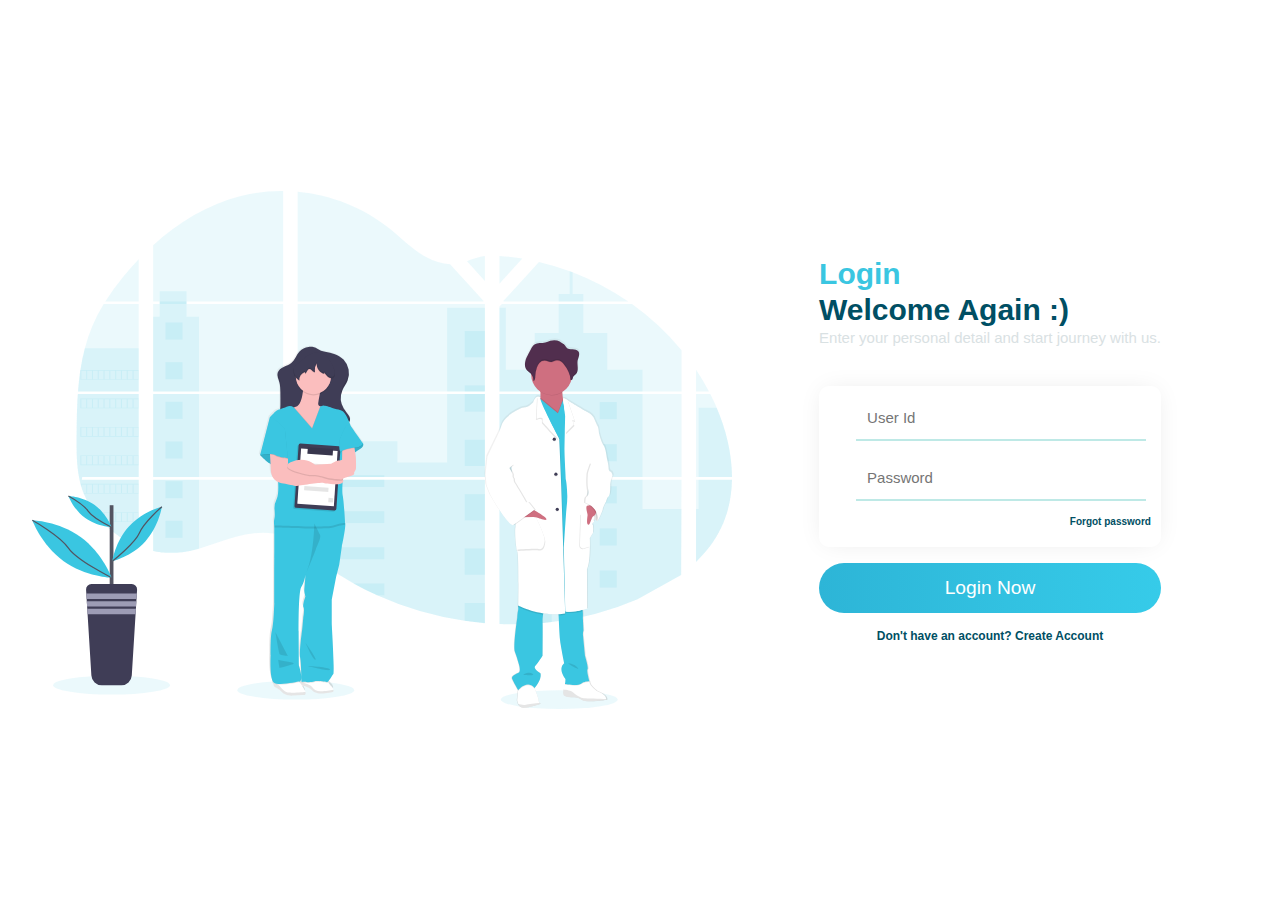
<file: index.html>
<html>
<head>
    <title>Log In</title>
    <link rel="stylesheet" href="style.css">
</head>
<body>
    <!-- <div class="bg-div">
        <img src="" class="logo-img" width="100" height="70" alt="">
    </div> -->
  <div class="container">

    <div class="img">
        <img src="undraw_doctors_hwty.svg" alt="BG" ALIGN="center">
    </div>

    <div class="login-content">

        <form action="#">

            <div class="title-container">
                <h1>Login</h1>
                <h2>Welcome Again :) </h2>
                <p>Enter your personal detail and start journey with us.</p>
            </div>


            <div class="login-inner-content">

                <div class="input-div one">
                    <div class="i">
                    </div>
                    <div class="div">
                        <!-- <h5>User id</h5> -->
                        <input type="text" class="input" placeholder="User Id">
                    </div>
                </div>

                <div class="input-div pass">
                    <div class="i">
                    </div>
                    <div class="div">
                        <!-- <h5>Password</h5> -->
                        <input id="pswrd" type="password" class="input" placeholder="Password">
                    </div>
                </div>

                <a href="forgot.html">Forgot password</a>

            </div>

            <input type="submit" class="btn" value="Login Now">

            <h5>Don't have an account? <a href="singup.html"  target="_self">Create Account</a></h5>

        </form>
    </div>
</div>
</body>
</html>
</file>
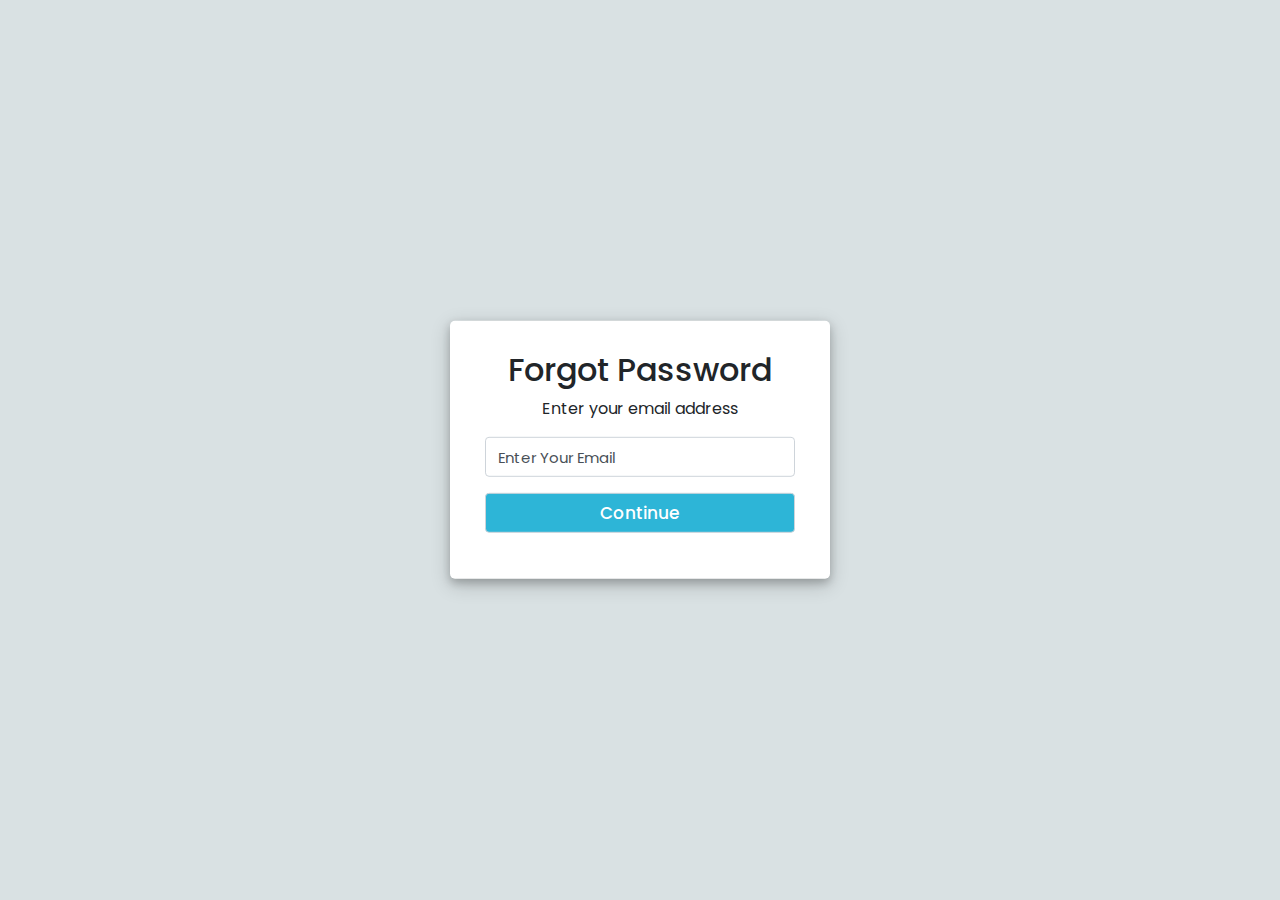
<file: forgot.html>
<!DOCTYPE html>
<html lang="en">
<head>
    <meta charset="UTF-8">
    <title>Forgot Password</title>
    <link rel="stylesheet" href="https://stackpath.bootstrapcdn.com/bootstrap/4.5.2/css/bootstrap.min.css">
    <link rel="stylesheet" href="style1.css">
</head>
<body>
    <div class="container">
        <div class="row">
            <div class="col-md-4 offset-md-4 form">
                <form action="forgot-password.php" method="POST" autocomplete="">
                    <h2 class="text-center">Forgot Password</h2>
                    <p class="text-center">Enter your email address</p>
                    <div class="form-group">
                        <input class="form-control" type="email" name="email" placeholder="Enter email address" required value="Enter Your Email">
                    </div>
                    <div class="form-group">
                        <input class="form-control button" type="submit" name="check-email" value="Continue">
                    </div>
                </form>
            </div>
        </div>
    </div>
    
</body>
</html>
</file>
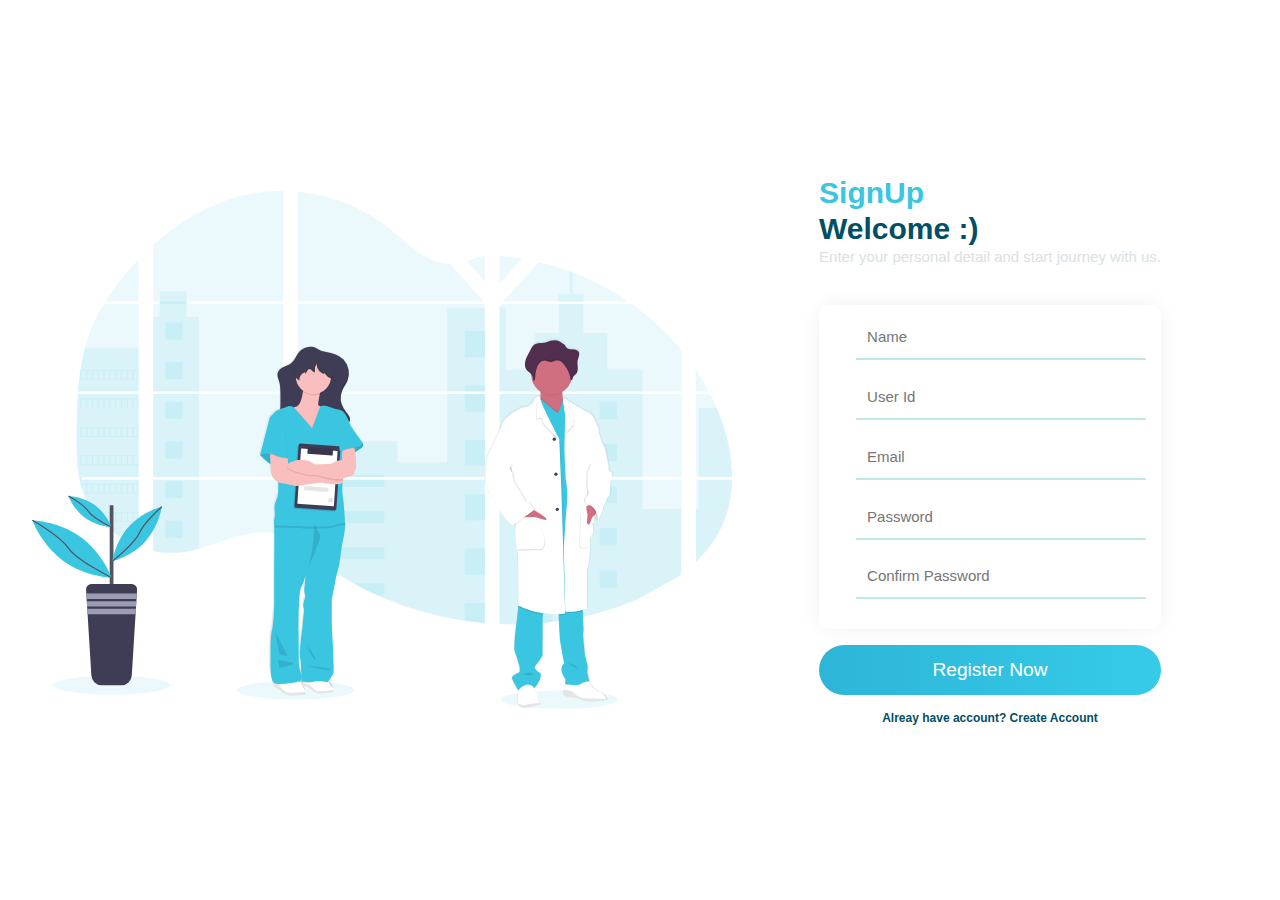
<file: singup.html>
<!DOCTYPE html>
<html lang="en">
<head>
    <meta charset="UTF-8">
    <meta http-equiv="X-UA-Compatible" content="IE=edge">
    <meta name="viewport" content="width=device-width, initial-scale=1.0">
    <title>Sing Up</title>
    <link rel="stylesheet" href="style.css">
</head>
<body>
    <div class="container">

        <div class="img">
            <img src="undraw_doctors_hwty.svg" alt="BG">
        </div>
    
        <div class="login-content">
    
            <form action="#">
    
                <div class="title-container">
                    <h1>SignUp</h1>
                    <h2>Welcome :) </h2>
                    <p>Enter your personal detail and start journey with us.</p>
                </div>
    
    
                <div class="login-inner-content">

                    <div class="input-div one">
                        <div class="i">
                        </div>
                        <div class="div">
                            <!-- <h5>Name</h5> -->
                            <input type="text" class="input" placeholder="Name">
                        </div>
                    </div>
    
                    <div class="input-div one">
                        <div class="i">
                        </div>
                        <div class="div">
                            <!-- <h5>User id</h5> -->
                            <input type="text" class="input" placeholder="User Id">
                        </div>
                    </div>

                    <div class="input-div one">
                        <div class="i">
                        </div>
                        <div class="div">
                            <!-- <h5>User id</h5> -->
                            <input type="text" class="input" placeholder="Email">
                        </div>
                    </div>

                    <div class="input-div pass">
                      <div class="i">
                    </div>
                        <div class="div">
                            <!-- <h5>Password</h5> -->
                            <input id="pswrd" type="password" class="input" placeholder="Password">
                        </div>
                    </div>

                    <div class="input-div one">
                        <div class="i">
                        </div>
                        <div class="div">
                            <!-- <h5>Confirm Password</h5> -->
                            <input type="password" class="input" id="pswrd" placeholder="Confirm Password">
                        </div>
                    </div>    
                </div>
    
                <input type="submit" class="btn" value="Register Now">
    
                <h5>Alreay have account? <a href="index.html" target="_self">Create Account</a></h5>
    
            </form>
        </div>
    </div>
</body>
</html>
</file>
<file: style.css>
*{
    padding: 0;
    margin: 0;
    box-sizing: border-box;
}
body{
    font-family: 'Poppins', sans-serif;
    overflow: hidden;
}
a{
    text-decoration: none;
    color: #004f64;
}
a:hover{
    color: #3ac6e1 ;
}
.logo-img{
    float: left;
    position: relative;
    margin: 10px 15px 15px 10px;

}
.bg-div{
    background: #3ac6e1;
    overflow: hidden;
 }
.container{
    width: 100vw;
    height: 100vh;
    display: grid;
    grid-template-columns: repeat(2, 1fr);
    padding: 0 2rem;
}
.img{
    width: 100%;
    height: 100vh;
    display: flex;
    justify-content: flex-end;
    align-items: center;
}
.img img{
    width: 700px;
}
.login-content{
    display: flex;
    justify-content: center;
    align-items: center;
    text-align: center;
}

.title-container{
    text-align: left;
    padding-bottom: 40px;
}
.title-container h1{
    color: #3ac6e1;
    font-size: 30px;
    font-weight: 600;
}
.title-container h2{
    font-size: 30px;
    font-weight: 600;
    text-transform: none;
    margin: 2px 0;
    color: #004f64;
}
.title-container p{
    font-size: 15px;
    font-weight: 500;
    color: #D9E1E3;
}
.login-inner-content{
    padding-top: 5px;
    padding-right: 10px;
    padding-bottom: 20px;
    padding-left: 10px;
    border-radius: 10px;
    box-shadow: 0px 0px 26px -6px rgba(0,0,0,0.10);
}
.login-content .input-div{
    position: relative;
    display: grid;
    grid-template-columns: 7% 93%;
    margin: 5px;
    padding: 5px 0;
    /* border-bottom: 2px solid #d9d9d9; */
}
.login-content .input-div.one{
    margin-top: 0;
}
.i{
    color: #d9d9d9;
    display: flex;
    justify-content: center;
    align-items: center;
}
.i i{
    transition: .3s;
}
.input-div > div{
    position: relative;
    height: 45px;
    color: #3ac6e1;
}
.input-div > div{
    position: relative;
    height: 45px;
}
/* .input-div > div > h5{
    position: absolute;
    left: 10px;
    top: 50%;
    transform: translateY(-50%);
    color: #ddd;
    font-size: 15px;
    transition: .3s;
    font-weight: 500;
} */
.input-div:before, .input-div:after{
    content: '';
    position: absolute;
    bottom: -2px;
    width: 0%;
    height: 2px;
    background-color: #3ac6e1;
    transition: .4s;
}
.input-div:before{
    right: 50%;
}
.input-div:after{
    left: 50%;
}
.input-div.focus:before, .input-div.focus:after{
    width: 50%;
}

/* .input-div.focus > div > h5{
    top: 3px;
    font-size: 10px;
    font-weight: 500;
} */
.input-div > div > input{
    position: absolute;
    left: 0;
    top: 0;
    width: 100%;
    height: 100%;
    border: none;
    outline: none;
    background: none;
    padding: 0.5rem 0.7rem;
    font-size: 15px;
    color: #004F64;
    border-bottom: 2px solid rgba(40, 183, 171, 0.3);
    font-family: 'poppins', sans-serif;
}
.input-div.pass{
    margin-bottom: 4px;
}

.login-inner-content a{
    display: block;
    text-align: right;
    color: #004F64;
    margin-top: 10px;
    font-size: 10px;
    font-weight: 600;
    transition: .3s;
}
.btn{
    display: block;
    width: 100%;
    height: 50px;
    border-radius: 50px;
    outline: none;
    border: none;
    background-image: linear-gradient(to right, #2DB5D7, #36cbe9, #5bdffa );
    background-size: 200%;
    font-size: 1.2rem;
    color: #fff;
    font-family: 'poppins',sans-serif;
    margin: 1rem 0;
    cursor: pointer;
    transition: .5s;
}
.btn:hover{
    background-position: right;
}

h5{
    color: #004F64;
    font-size: 12px;
    font-weight: 600;
}
</file>
<file: style1.css>
@import url('https://fonts.googleapis.com/css?family=Poppins:400,500,600,700&display=swap');
html,body{
    background: #D9E1E3;
    font-family: 'Poppins', sans-serif;
}
::selection{
    color: #fff;
    background: #6665ee;
}
.container{
    position: absolute;
    top: 50%;
    left: 50%;
    transform: translate(-50%, -50%);
}
.container .form{
    background: #fff;
    padding: 30px 35px;
    border-radius: 5px;
    box-shadow: 0 4px 8px 0 rgba(0, 0, 0, 0.2), 0 6px 20px 0 rgba(0, 0, 0, 0.19);
}
.container .form form .form-control{
    height: 40px;
    font-size: 15px;
}
.container .form form .forget-pass{
    margin: -15px 0 15px 0;
}
.container .form form .forget-pass a{
   font-size: 15px;
}
.container .form form .button{
    background: #2DB5D7;
    color: #fff;
    font-size: 17px;
    font-weight: 500;
    transition: all 0.3s ease;
}
.container .form form .button:hover{
    background: #5757d1;
}
.container .form form .link{
    padding: 5px 0;
}
.container .form form .link a{
    color: #6665ee;
}
.container .login-form form p{
    font-size: 14px;
}
.container .row .alert{
    font-size: 14px;
}
</file>
